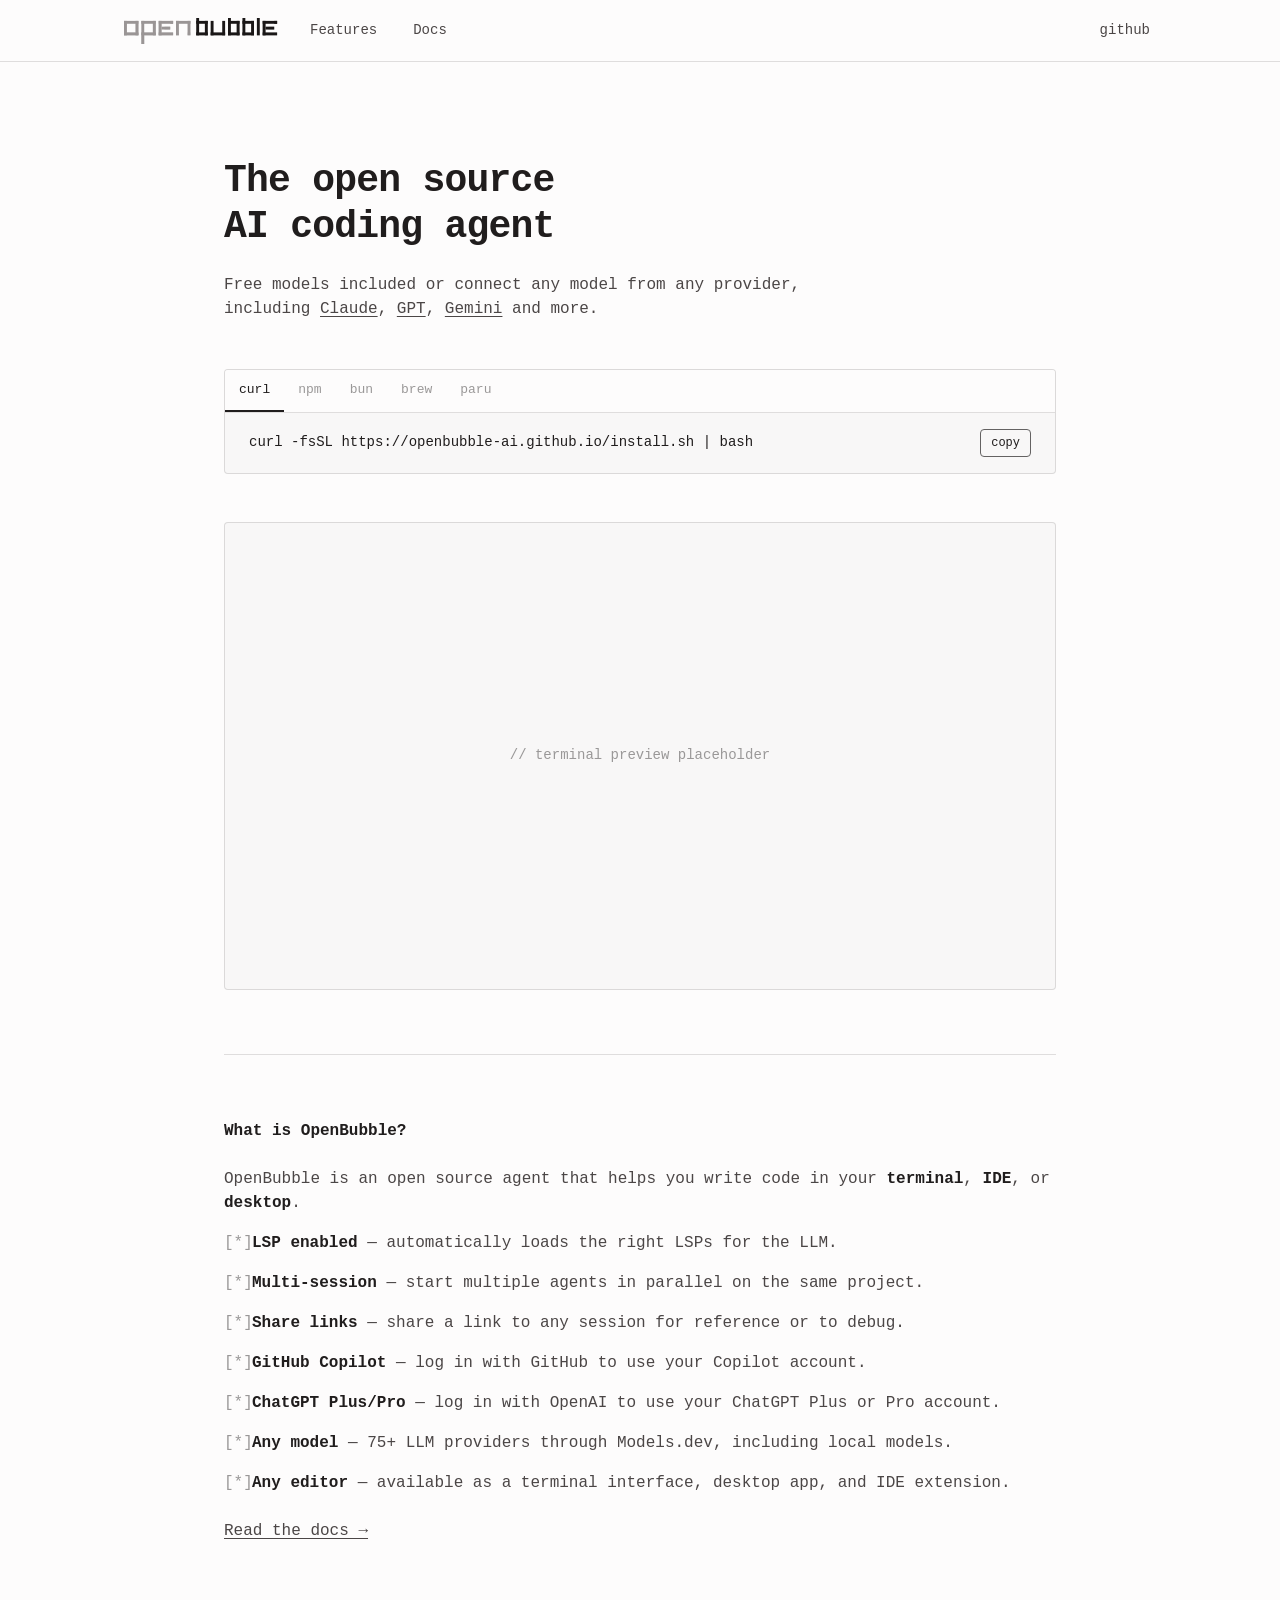
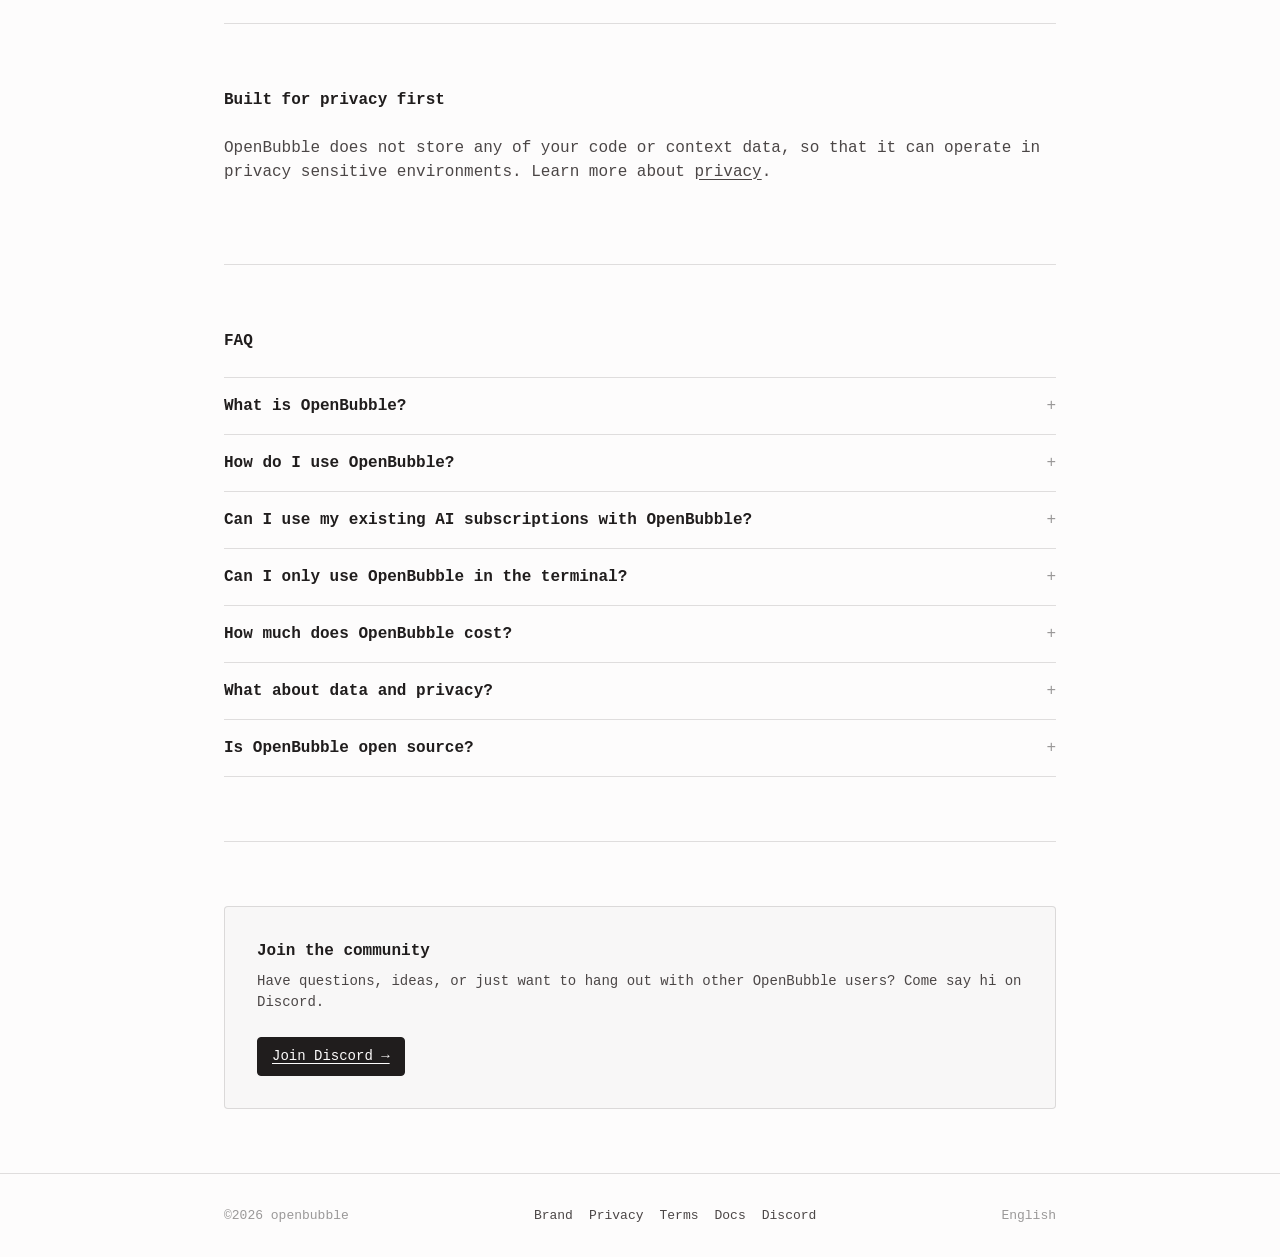
<file: index.html>
<!DOCTYPE html>
<html lang="en">
<head>
<meta charset="UTF-8" />
<meta name="viewport" content="width=device-width, initial-scale=1.0" />
<meta name="color-scheme" content="light dark" />
<title>OpenBubble — The open source AI coding agent</title>
<meta name="description" content="OpenBubble is an open source AI coding agent for the terminal, IDE, and desktop. Free models included or connect any provider." />
<link rel="icon" type="image/svg+xml" href="assets/favicon.svg" />
<link rel="stylesheet" href="css/style.css" />
</head>
<body>

<!-- Nav -->
<header class="nav">
  <div class="nav-inner">
    <div class="nav-left">
      <a href="index.html" class="brand">
        <span class="brand-mark">
          <picture>
            <source srcset="assets/logo-dark.svg" media="(prefers-color-scheme: dark)" />
            <img src="assets/logo-light.svg" alt="OpenBubble" width="156" height="28" />
          </picture>
        </span>
      </a>
      <a class="nav-link" href="#features">Features</a>
      <a class="nav-link" href="pages/docs.html">Docs</a>
    </div>
    <div class="nav-right">
      <a class="nav-link" href="https://github.com/heyitsyajat/openbubble" aria-label="GitHub">github</a>
    </div>
  </div>
</header>

<main class="container">

  <!-- Hero -->
  <section class="hero" id="install">
    <h1>The open source<br/>AI coding agent</h1>
    <p class="lede">
      Free models included or connect any model from any provider, including
      <a href="https://anthropic.com">Claude</a>, <a href="https://openai.com">GPT</a>,
      <a href="https://gemini.google.com">Gemini</a> and more.
    </p>

    <div class="install" data-tabs>
      <div class="tabs" role="tablist">
        <button class="tab is-active" role="tab">curl</button>
        <button class="tab" role="tab">npm</button>
        <button class="tab" role="tab">bun</button>
        <button class="tab" role="tab">brew</button>
        <button class="tab" role="tab">paru</button>
      </div>
      <div class="tab-panel is-active">
        <pre><code>curl -fsSL https://openbubble-ai.github.io/install.sh | bash</code></pre>
        <button class="copy-btn" data-copy="curl -fsSL https://openbubble-ai.github.io/install.sh | bash">copy</button>
      </div>
      <div class="tab-panel">
        <pre><code>npm i -g openbubble@latest</code></pre>
        <button class="copy-btn" data-copy="npm i -g openbubble@latest">copy</button>
      </div>
      <div class="tab-panel">
        <pre><code>bun add -g openbubble@latest</code></pre>
        <button class="copy-btn" data-copy="bun add -g openbubble@latest">copy</button>
      </div>
      <div class="tab-panel">
        <pre><code># Homebrew tap not yet available
# brew tap openbubble/tap && brew install openbubble</code></pre>
        <button class="copy-btn" data-copy="# Homebrew tap not yet available">copy</button>
      </div>
      <div class="tab-panel">
        <pre><code>paru -S openbubble-bin</code></pre>
        <button class="copy-btn" data-copy="paru -S openbubble-bin">copy</button>
      </div>
    </div>

    <div class="hero-media" aria-label="Product preview">
      <span>// terminal preview placeholder</span>
    </div>
  </section>

  <!-- What is OpenBubble -->
  <section class="section" id="features">
    <h2>What is OpenBubble?</h2>
    <p>
      OpenBubble is an open source agent that helps you write code in your
      <strong>terminal</strong>, <strong>IDE</strong>, or <strong>desktop</strong>.
    </p>
    <ul class="features">
      <li class="feature"><span class="feature-mark">[*]</span><span><span class="feature-title">LSP enabled</span> <span class="feature-desc">— automatically loads the right LSPs for the LLM.</span></span></li>
      <li class="feature"><span class="feature-mark">[*]</span><span><span class="feature-title">Multi-session</span> <span class="feature-desc">— start multiple agents in parallel on the same project.</span></span></li>
      <li class="feature"><span class="feature-mark">[*]</span><span><span class="feature-title">Share links</span> <span class="feature-desc">— share a link to any session for reference or to debug.</span></span></li>
      <li class="feature"><span class="feature-mark">[*]</span><span><span class="feature-title">GitHub Copilot</span> <span class="feature-desc">— log in with GitHub to use your Copilot account.</span></span></li>
      <li class="feature"><span class="feature-mark">[*]</span><span><span class="feature-title">ChatGPT Plus/Pro</span> <span class="feature-desc">— log in with OpenAI to use your ChatGPT Plus or Pro account.</span></span></li>
      <li class="feature"><span class="feature-mark">[*]</span><span><span class="feature-title">Any model</span> <span class="feature-desc">— 75+ LLM providers through Models.dev, including local models.</span></span></li>
      <li class="feature"><span class="feature-mark">[*]</span><span><span class="feature-title">Any editor</span> <span class="feature-desc">— available as a terminal interface, desktop app, and IDE extension.</span></span></li>
    </ul>
    <p style="margin-top: var(--space-5)"><a href="pages/docs.html">Read the docs →</a></p>
  </section>

  <!-- Privacy -->
  <section class="section">
    <h2>Built for privacy first</h2>
    <p>
      OpenBubble does not store any of your code or context data, so that it
      can operate in privacy sensitive environments. Learn more about
      <a href="pages/docs.html#privacy">privacy</a>.
    </p>
  </section>

  <!-- FAQ -->
  <section class="section">
    <h2>FAQ</h2>
    <div class="faq">
      <details>
        <summary>What is OpenBubble?</summary>
        <div class="answer">
          OpenBubble is an open-source AI coding environment designed to make
          AI-assisted software development more structured and transparent.
          Instead of relying on a single undifferentiated AI response, OpenBubble
          can organize a task into different roles, such as planning, research,
          development, and review, allowing each stage to contribute to the final
          result.
          <br/><br/>
          In simple terms, <strong>OpenBubble gives one AI model a structured
          development workflow, so you can see how a coding task moves from
          understanding and planning to implementation and review.</strong>
          <br/><br/>
          That wording fits the project's actual direction without making the
          claim that OpenBubble is literally running multiple independent AI
          models. The architectural review also emphasizes that the role system
          is primarily about <strong>structural transparency and workflow
          organization</strong>.
        </div>
      </details>
      <details>
        <summary>How do I use OpenBubble?</summary>
        <div class="answer">Install via the command at the top of this page, then run <code>openbubble</code> in any project directory. The <a href="pages/docs.html">docs</a> cover the rest.</div>
      </details>
      <details>
        <summary>Can I use my existing AI subscriptions with OpenBubble?</summary>
        <div class="answer">Yes. OpenBubble supports GitHub Copilot, ChatGPT Plus/Pro, and 75+ providers through Models.dev.</div>
      </details>
      <details>
        <summary>Can I only use OpenBubble in the terminal?</summary>
        <div class="answer">
          Yes — you can use OpenBubble straight from your terminal today. Just
          install it with the command at the top of the page and run
          <code>openbubble</code> in any project directory.
          <br/><br/>
          A dedicated <strong>desktop app</strong> is also in active development
          and will be released soon. It will bundle the same terminal-native
          experience with a more visual, point-and-click workflow — tabs, file
          previews, and a side-by-side session view — so you can pick whichever
          surface fits the task.
        </div>
      </details>
      <details>
        <summary>How much does OpenBubble cost?</summary>
        <div class="answer">
          OpenBubble itself is free to use. You connect it to your
          <strong>own AI provider and API key</strong>, so you only pay the
          provider you choose for the AI usage.
          <br/><br/>
          Your total cost therefore depends on the provider, model, and amount
          of usage. You can use a provider that offers free usage, a paid API,
          or your own local model, depending on what you prefer.
        </div>
      </details>
      <details>
        <summary>What about data and privacy?</summary>
        <div class="answer">OpenBubble does not store your code or context. Your data stays between you and your chosen model provider.</div>
      </details>
      <details>
        <summary>Is OpenBubble open source?</summary>
        <div class="answer">Yes. OpenBubble is MIT licensed and developed in the open on GitHub.</div>
      </details>
    </div>
  </section>

  <!-- Community CTA -->
  <section class="section">
    <div class="cta">
      <div>
        <h3>Join the community</h3>
        <p>Have questions, ideas, or just want to hang out with other OpenBubble users? Come say hi on Discord.</p>
      </div>
      <a class="btn" href="https://discord.gg/MBbDSNsWZ" target="_blank" rel="noopener">Join Discord →</a>
    </div>
  </section>

</main>

<!-- Footer -->
<footer class="footer">
  <div class="container footer-inner">
    <span>©2026 openbubble</span>
    <div style="display:flex;gap:var(--space-4);flex-wrap:wrap">
      <a href="#">Brand</a>
      <a href="#">Privacy</a>
      <a href="#">Terms</a>
      <a href="pages/docs.html">Docs</a>
      <a href="https://discord.gg/MBbDSNsWZ" target="_blank" rel="noopener">Discord</a>
    </div>
    <span>English</span>
  </div>
</footer>

<script src="js/app.js"></script>
</body>
</html>
</file>
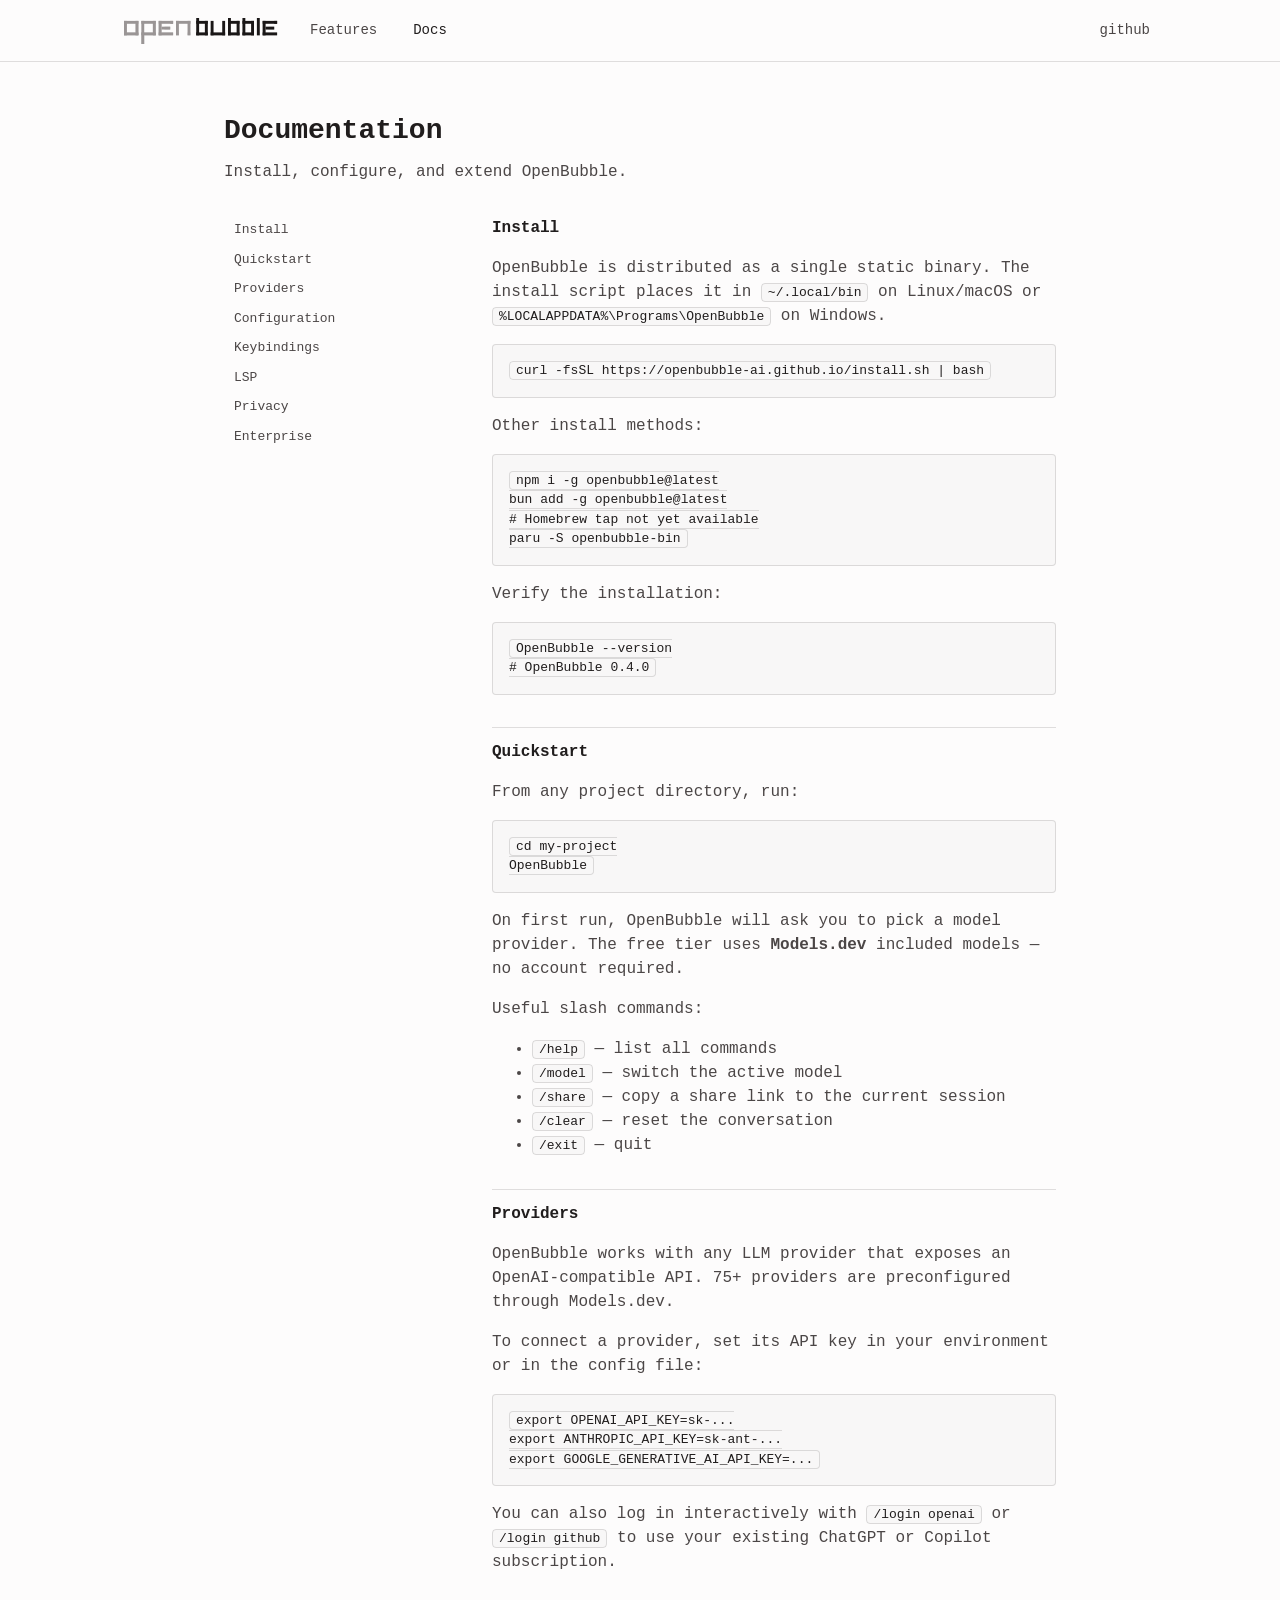
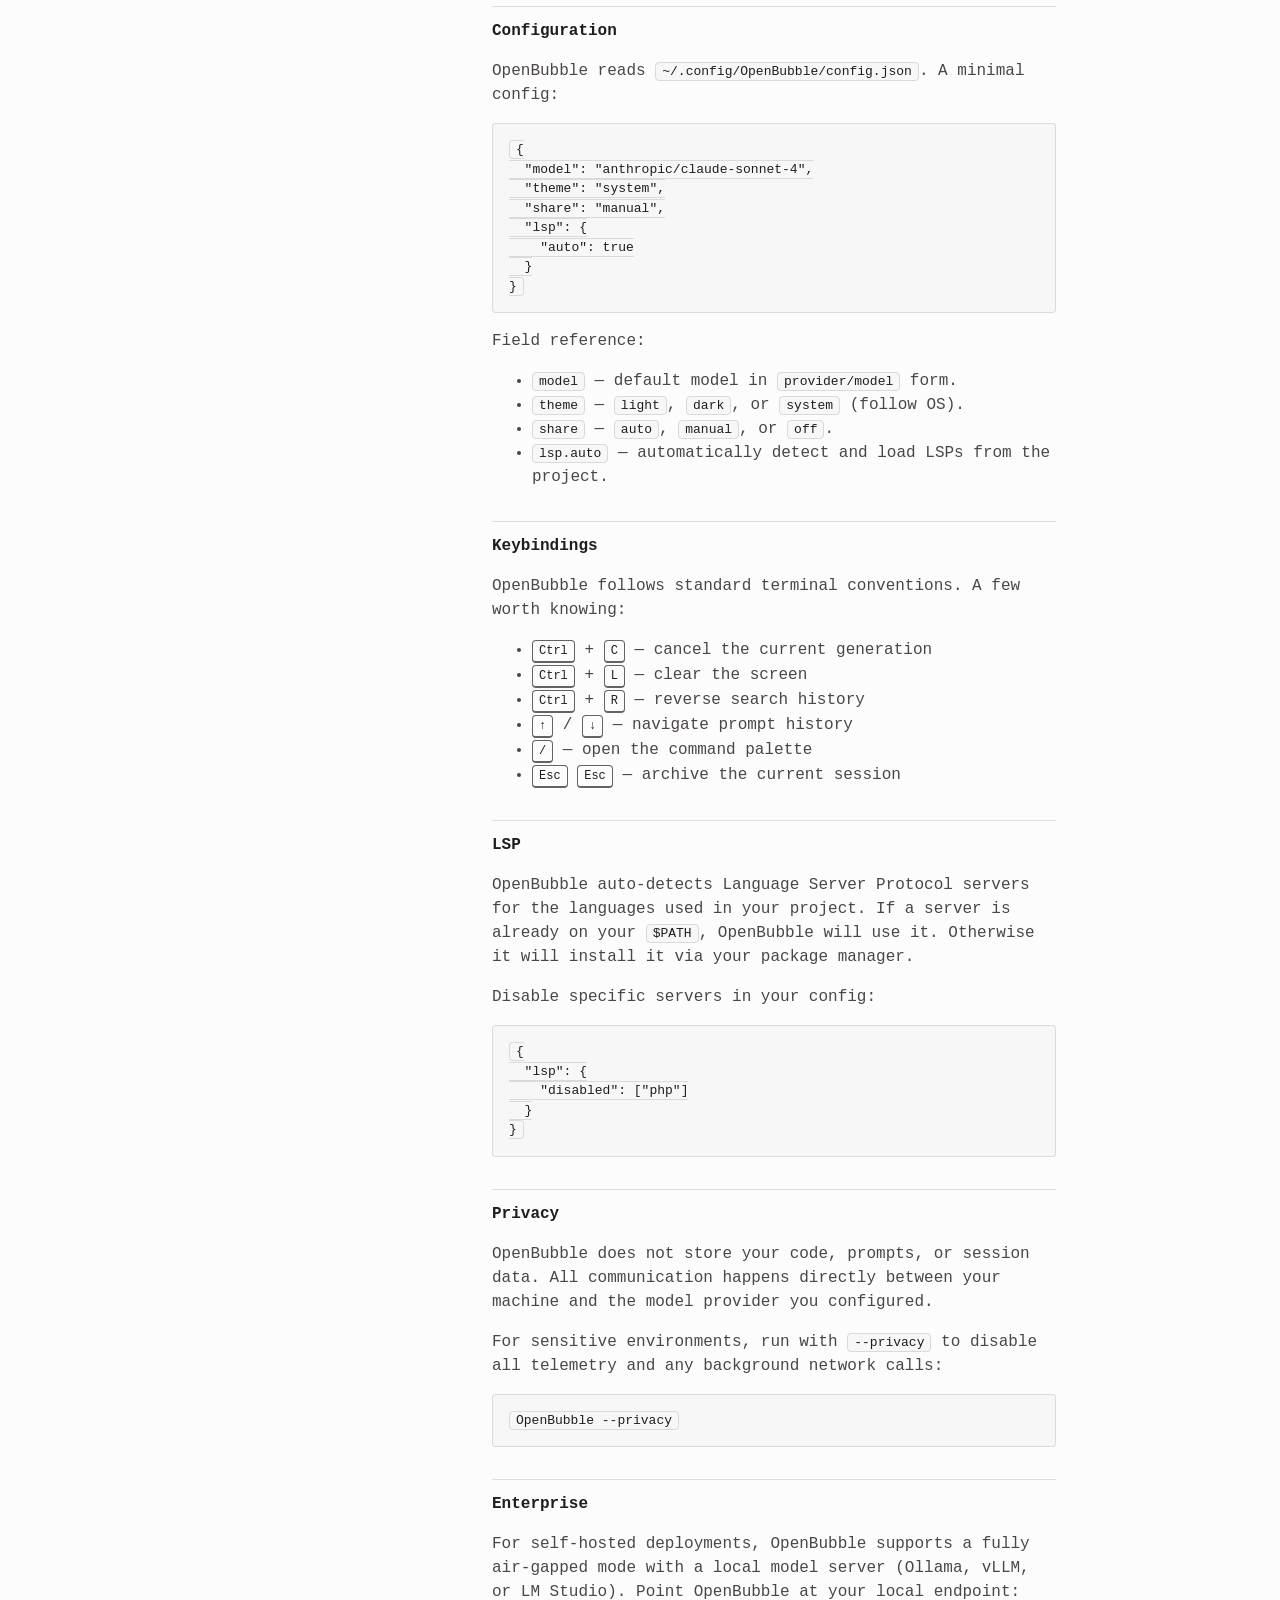
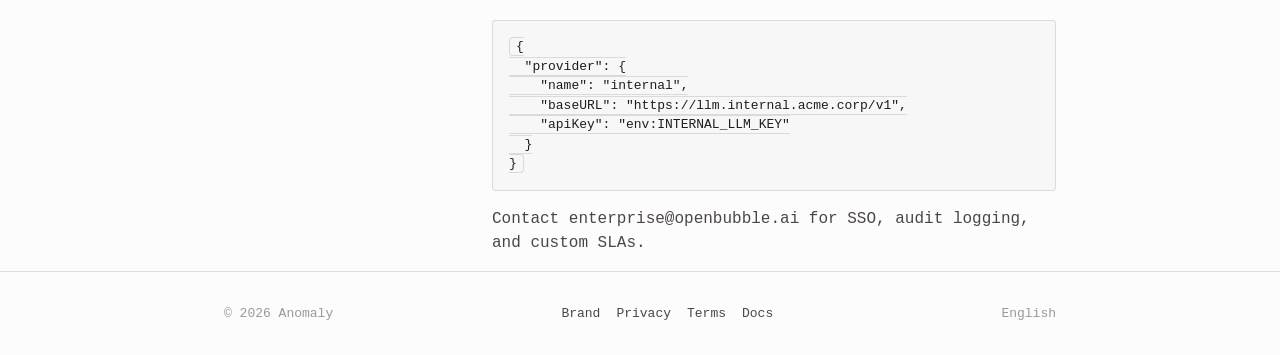
<file: pages/docs.html>
<!DOCTYPE html>
<html lang="en">
<head>
<meta charset="UTF-8" />
<meta name="viewport" content="width=device-width, initial-scale=1.0" />
<meta name="color-scheme" content="light dark" />
<title>Documentation — OpenBubble</title>
<meta name="description" content="OpenBubble documentation — install, configure, and extend the open source AI coding agent." />
<link rel="icon" type="image/svg+xml" href="../assets/favicon.svg" />
<link rel="stylesheet" href="../css/style.css" />
</head>
<body>

<header class="nav">
  <div class="nav-inner">
    <div class="nav-left">
      <a href="../index.html" class="brand">
        <span class="brand-mark">
          <picture>
            <source srcset="../assets/logo-dark.svg" media="(prefers-color-scheme: dark)" />
            <img src="../assets/logo-light.svg" alt="OpenBubble" width="156" height="28" />
          </picture>
        </span>
      </a>
      <a class="nav-link" href="../index.html#features">Features</a>
      <a class="nav-link is-active" href="docs.html">Docs</a>
    </div>
    <div class="nav-right">
      <a class="nav-link" href="https://github.com">github</a>
    </div>
  </div>
</header>

<main class="container">
  <section style="padding-top: var(--space-7); padding-bottom: var(--space-6);">
    <h1 style="font-size:28px;font-weight:700;margin:0 0 var(--space-2);">Documentation</h1>
    <p style="color:var(--ink-2);margin:0;">Install, configure, and extend OpenBubble.</p>
  </section>

  <section class="docs">
    <nav class="docs-toc" aria-label="On this page">
      <a href="#install">Install</a>
      <a href="#quickstart">Quickstart</a>
      <a href="#providers">Providers</a>
      <a href="#config">Configuration</a>
      <a href="#keybindings">Keybindings</a>
      <a href="#lsp">LSP</a>
      <a href="#privacy">Privacy</a>
      <a href="#enterprise">Enterprise</a>
    </nav>

    <article class="docs-content">

      <h2 id="install">Install</h2>
      <p>OpenBubble is distributed as a single static binary. The install script places it in <code>~/.local/bin</code> on Linux/macOS or <code>%LOCALAPPDATA%\Programs\OpenBubble</code> on Windows.</p>
      <pre><code>curl -fsSL https://openbubble-ai.github.io/install.sh | bash</code></pre>
      <p>Other install methods:</p>
      <pre><code>npm i -g openbubble@latest
bun add -g openbubble@latest
# Homebrew tap not yet available
paru -S openbubble-bin</code></pre>
      <p>Verify the installation:</p>
      <pre><code>OpenBubble --version
# OpenBubble 0.4.0</code></pre>

      <h2 id="quickstart">Quickstart</h2>
      <p>From any project directory, run:</p>
      <pre><code>cd my-project
OpenBubble</code></pre>
      <p>On first run, OpenBubble will ask you to pick a model provider. The free tier uses <strong>Models.dev</strong> included models — no account required.</p>
      <p>Useful slash commands:</p>
      <ul>
        <li><code>/help</code> — list all commands</li>
        <li><code>/model</code> — switch the active model</li>
        <li><code>/share</code> — copy a share link to the current session</li>
        <li><code>/clear</code> — reset the conversation</li>
        <li><code>/exit</code> — quit</li>
      </ul>

      <h2 id="providers">Providers</h2>
      <p>OpenBubble works with any LLM provider that exposes an OpenAI-compatible API. 75+ providers are preconfigured through <a href="https://models.dev">Models.dev</a>.</p>
      <p>To connect a provider, set its API key in your environment or in the config file:</p>
      <pre><code>export OPENAI_API_KEY=sk-...
export ANTHROPIC_API_KEY=sk-ant-...
export GOOGLE_GENERATIVE_AI_API_KEY=...</code></pre>
      <p>You can also log in interactively with <code>/login openai</code> or <code>/login github</code> to use your existing ChatGPT or Copilot subscription.</p>

      <h2 id="config">Configuration</h2>
      <p>OpenBubble reads <code>~/.config/OpenBubble/config.json</code>. A minimal config:</p>
      <pre><code>{
  "model": "anthropic/claude-sonnet-4",
  "theme": "system",
  "share": "manual",
  "lsp": {
    "auto": true
  }
}</code></pre>
      <p>Field reference:</p>
      <ul>
        <li><code>model</code> — default model in <code>provider/model</code> form.</li>
        <li><code>theme</code> — <code>light</code>, <code>dark</code>, or <code>system</code> (follow OS).</li>
        <li><code>share</code> — <code>auto</code>, <code>manual</code>, or <code>off</code>.</li>
        <li><code>lsp.auto</code> — automatically detect and load LSPs from the project.</li>
      </ul>

      <h2 id="keybindings">Keybindings</h2>
      <p>OpenBubble follows standard terminal conventions. A few worth knowing:</p>
      <ul>
        <li><span class="kbd">Ctrl</span> + <span class="kbd">C</span> — cancel the current generation</li>
        <li><span class="kbd">Ctrl</span> + <span class="kbd">L</span> — clear the screen</li>
        <li><span class="kbd">Ctrl</span> + <span class="kbd">R</span> — reverse search history</li>
        <li><span class="kbd">↑</span> / <span class="kbd">↓</span> — navigate prompt history</li>
        <li><span class="kbd">/</span> — open the command palette</li>
        <li><span class="kbd">Esc</span> <span class="kbd">Esc</span> — archive the current session</li>
      </ul>

      <h2 id="lsp">LSP</h2>
      <p>OpenBubble auto-detects Language Server Protocol servers for the languages used in your project. If a server is already on your <code>$PATH</code>, OpenBubble will use it. Otherwise it will install it via your package manager.</p>
      <p>Disable specific servers in your config:</p>
      <pre><code>{
  "lsp": {
    "disabled": ["php"]
  }
}</code></pre>

      <h2 id="privacy">Privacy</h2>
      <p>OpenBubble does not store your code, prompts, or session data. All communication happens directly between your machine and the model provider you configured.</p>
      <p>For sensitive environments, run with <code>--privacy</code> to disable all telemetry and any background network calls:</p>
      <pre><code>OpenBubble --privacy</code></pre>

      <h2 id="enterprise">Enterprise</h2>
      <p>For self-hosted deployments, OpenBubble supports a fully air-gapped mode with a local model server (Ollama, vLLM, or LM Studio). Point OpenBubble at your local endpoint:</p>
      <pre><code>{
  "provider": {
    "name": "internal",
    "baseURL": "https://llm.internal.acme.corp/v1",
    "apiKey": "env:INTERNAL_LLM_KEY"
  }
}</code></pre>
      <p>Contact <a href="mailto:enterprise@openbubble.ai">enterprise@openbubble.ai</a> for SSO, audit logging, and custom SLAs.</p>

    </article>
  </section>
</main>

<footer class="footer">
  <div class="container footer-inner">
    <span>© 2026 Anomaly</span>
    <div style="display:flex;gap:var(--space-4);flex-wrap:wrap">
      <a href="#">Brand</a>
      <a href="#">Privacy</a>
      <a href="#">Terms</a>
      <a href="docs.html">Docs</a>
    </div>
    <span>English</span>
  </div>
</footer>

<script src="../js/app.js"></script>
</body>
</html>
</file>
<file: css/style.css>
/* =========================================================
   OpenBubble Clone — Minimalist Design System
   Monospace-first, strict palette, flat surfaces
   ========================================================= */

/* ---------- Tokens ---------- */
:root {
  --bg: #fdfcfc;
  --bg-soft: #f8f7f7;
  --ink: #201d1d;
  --ink-2: #4b4646;
  --muted: #9a9898;
  --line: rgba(15, 0, 0, 0.12);
  --line-2: #646262;
  --accent: #007aff;
  --danger: #ff3b30;
  --success: #30d158;
  --warning: #ff9f0a;

  --radius-sm: 4px;
  --radius-md: 6px;

  --space-1: 4px;
  --space-2: 8px;
  --space-3: 12px;
  --space-4: 16px;
  --space-5: 24px;
  --space-6: 32px;
  --space-7: 48px;
  --space-8: 64px;
  --space-9: 96px;

  --maxw: 880px;
  --font-mono: "Berkeley Mono", "JetBrains Mono", "Fira Code", "SF Mono",
    Menlo, Consolas, "Liberation Mono", monospace;

  --t-fast: 120ms ease;
}

[data-theme="dark"] {
  --bg: #201d1d;
  --bg-soft: #2a2626;
  --ink: #fdfcfc;
  --ink-2: #cfcbcb;
  --muted: #9a9898;
  --line: rgba(253, 252, 252, 0.12);
  --line-2: #b7b1b1;
}

/* ---------- Reset ---------- */
* { box-sizing: border-box; }
html, body { margin: 0; padding: 0; }
body {
  background: var(--bg);
  color: var(--ink);
  font-family: var(--font-mono);
  font-size: 16px;
  font-weight: 400;
  line-height: 1.5;
  -webkit-font-smoothing: antialiased;
  text-rendering: optimizeLegibility;
  transition: background var(--t-fast), color var(--t-fast);
}
a { color: inherit; text-decoration: none; }
button { font: inherit; cursor: pointer; }
img, svg, video { max-width: 100%; display: block; }

/* ---------- Layout ---------- */
.container {
  max-width: var(--maxw);
  margin: 0 auto;
  padding: 0 var(--space-5);
}

/* ---------- Nav ---------- */
.nav {
  position: sticky;
  top: 0;
  z-index: 10;
  background: var(--bg);
  border-bottom: 1px solid var(--line);
}
.nav-inner {
  max-width: 1080px;
  margin: 0 auto;
  padding: var(--space-4) var(--space-5);
  display: flex;
  align-items: center;
  justify-content: space-between;
  gap: var(--space-5);
}
.nav-left, .nav-right {
  display: flex;
  align-items: center;
  gap: var(--space-5);
}
.brand {
  display: flex;
  align-items: center;
  gap: var(--space-2);
  font-weight: 700;
  font-size: 16px;
  letter-spacing: -0.01em;
}
.brand-mark { display: inline-flex; }
.nav-link {
  font-weight: 500;
  font-size: 14px;
  color: var(--ink-2);
  padding: 4px 6px;
  border-radius: var(--radius-sm);
  transition: color var(--t-fast);
}
.nav-link:hover { color: var(--ink); }
.nav-link.is-active { color: var(--ink); }

/* ---------- Buttons ---------- */
.btn {
  display: inline-flex;
  align-items: center;
  gap: var(--space-2);
  padding: 8px 14px;
  border-radius: var(--radius-sm);
  border: 1px solid var(--ink);
  background: var(--ink);
  color: var(--bg);
  font-weight: 500;
  font-size: 14px;
  transition: opacity var(--t-fast), background var(--t-fast), color var(--t-fast);
}
.btn:hover { opacity: 0.88; }
.btn-ghost {
  background: transparent;
  color: var(--ink);
}
.btn-ghost:hover { background: var(--bg-soft); opacity: 1; }

/* ---------- Hero ---------- */
.hero {
  padding: var(--space-9) 0 var(--space-8);
  text-align: left;
}
.hero h1 {
  font-size: 38px;
  font-weight: 700;
  line-height: 1.2;
  margin: 0 0 var(--space-5);
  letter-spacing: -0.02em;
}
.hero .lede {
  color: var(--ink-2);
  font-size: 16px;
  font-weight: 400;
  max-width: 640px;
  margin: 0 0 var(--space-7);
}
.hero .lede a { text-decoration: underline; text-underline-offset: 3px; }

/* Install command block */
.install {
  border: 1px solid var(--line);
  border-radius: var(--radius-sm);
  overflow: hidden;
  background: var(--bg-soft);
}
.tabs {
  display: flex;
  border-bottom: 1px solid var(--line);
  background: var(--bg);
}
.tab {
  padding: 10px 14px;
  font-size: 13px;
  font-weight: 500;
  color: var(--muted);
  border: none;
  background: transparent;
  border-bottom: 2px solid transparent;
  transition: color var(--t-fast), border-color var(--t-fast);
}
.tab.is-active {
  color: var(--ink);
  border-bottom-color: var(--ink);
}
.tab-panel { display: none; padding: var(--space-4) var(--space-5); }
.tab-panel.is-active { display: flex; align-items: center; justify-content: space-between; gap: var(--space-4); }
.tab-panel pre {
  margin: 0;
  font-family: var(--font-mono);
  font-size: 14px;
  color: var(--ink);
  white-space: pre-wrap;
  word-break: break-all;
}
.copy-btn {
  font-size: 12px;
  padding: 4px 10px;
  border: 1px solid var(--line-2);
  border-radius: var(--radius-sm);
  background: transparent;
  color: var(--ink);
}
.copy-btn:hover { background: var(--bg); }

/* Video / hero visual */
.hero-media {
  margin-top: var(--space-7);
  border: 1px solid var(--line);
  border-radius: var(--radius-sm);
  background: var(--bg-soft);
  aspect-ratio: 16 / 9;
  display: flex;
  align-items: center;
  justify-content: center;
  color: var(--muted);
  font-size: 14px;
}

/* ---------- Sections ---------- */
.section { padding: var(--space-8) 0; border-top: 1px solid var(--line); }
.section:first-of-type { border-top: 0; }
.section h2 {
  font-size: 16px;
  font-weight: 700;
  margin: 0 0 var(--space-5);
  text-transform: none;
}
.section p { margin: 0 0 var(--space-4); color: var(--ink-2); }
.section p strong { color: var(--ink); font-weight: 600; }
.section a { text-decoration: underline; text-underline-offset: 3px; }

/* Feature list */
.features { list-style: none; padding: 0; margin: 0; display: grid; gap: var(--space-4); }
.feature {
  display: grid;
  grid-template-columns: 16px 1fr;
  gap: var(--space-3);
  align-items: baseline;
}
.feature-mark { color: var(--muted); }
.feature-title { color: var(--ink); font-weight: 700; }
.feature-desc { color: var(--ink-2); }

/* Stats */
.stats {
  display: grid;
  grid-template-columns: repeat(3, 1fr);
  gap: var(--space-5);
  border-top: 1px solid var(--line);
  border-bottom: 1px solid var(--line);
  padding: var(--space-6) 0;
  margin: var(--space-5) 0;
}
.stat { display: flex; flex-direction: column; gap: 4px; }
.stat-label { font-size: 12px; color: var(--muted); }
.stat-value { font-size: 24px; font-weight: 700; color: var(--ink); letter-spacing: -0.01em; }

/* FAQ */
.faq { display: grid; gap: 0; }
.faq details {
  border-top: 1px solid var(--line);
  padding: var(--space-4) 0;
}
.faq details:last-child { border-bottom: 1px solid var(--line); }
.faq summary {
  list-style: none;
  cursor: pointer;
  font-weight: 700;
  color: var(--ink);
  display: flex;
  align-items: center;
  justify-content: space-between;
  gap: var(--space-4);
}
.faq summary::-webkit-details-marker { display: none; }
.faq summary::after {
  content: "+";
  color: var(--muted);
  font-weight: 400;
  transition: transform var(--t-fast);
}
.faq details[open] summary::after { content: "−"; }
.faq .answer {
  margin-top: var(--space-3);
  color: var(--ink-2);
  font-size: 15px;
}

/* CTA card */
.cta {
  border: 1px solid var(--line);
  border-radius: var(--radius-sm);
  padding: var(--space-6);
  background: var(--bg-soft);
  display: flex;
  align-items: center;
  justify-content: space-between;
  gap: var(--space-5);
  flex-wrap: wrap;
}
.cta h3 { margin: 0 0 var(--space-2); font-size: 16px; font-weight: 700; }
.cta p { margin: 0; color: var(--ink-2); font-size: 14px; }

/* Waitlist form */
.waitlist {
  border: 1px solid var(--line);
  border-radius: var(--radius-sm);
  padding: var(--space-6);
  background: var(--bg-soft);
}
.waitlist h3 { margin: 0 0 var(--space-2); font-size: 16px; font-weight: 700; }
.waitlist p { margin: 0 0 var(--space-4); color: var(--ink-2); font-size: 14px; }
.field {
  display: flex;
  gap: var(--space-2);
  flex-wrap: wrap;
}
.input {
  flex: 1 1 220px;
  min-width: 0;
  padding: 10px 12px;
  background: var(--bg);
  border: 1px solid var(--line-2);
  border-radius: var(--radius-md);
  color: var(--ink);
  font: inherit;
}
.input:focus { outline: 2px solid var(--accent); outline-offset: 1px; }

/* ---------- Footer ---------- */
.footer {
  border-top: 1px solid var(--line);
  padding: var(--space-6) 0;
  color: var(--muted);
  font-size: 13px;
}
.footer-inner {
  display: flex;
  flex-wrap: wrap;
  gap: var(--space-4);
  align-items: center;
  justify-content: space-between;
}
.footer a { color: var(--ink-2); }
.footer a:hover { color: var(--ink); }

/* ---------- Download cards (Home = download) ---------- */
.dl-grid {
  display: grid;
  grid-template-columns: repeat(3, 1fr);
  gap: var(--space-4);
}
.dl-card {
  border: 1px solid var(--line);
  border-radius: var(--radius-sm);
  padding: var(--space-5);
  background: var(--bg);
  display: flex;
  flex-direction: column;
  gap: var(--space-3);
}
.dl-card h3 { margin: 0; font-size: 16px; font-weight: 700; }
.dl-card p { margin: 0; color: var(--ink-2); font-size: 14px; }
.dl-meta { color: var(--muted); font-size: 12px; }
.dl-card .btn { align-self: flex-start; margin-top: auto; }

/* ---------- Docs ---------- */
.docs {
  display: grid;
  grid-template-columns: 220px 1fr;
  gap: var(--space-7);
  align-items: start;
}
.docs-toc {
  position: sticky;
  top: 80px;
  display: flex;
  flex-direction: column;
  gap: 2px;
  font-size: 13px;
}
.docs-toc a {
  color: var(--ink-2);
  padding: 4px 8px;
  border-left: 2px solid transparent;
}
.docs-toc a:hover, .docs-toc a.is-active {
  color: var(--ink);
  border-left-color: var(--ink);
}
.docs-content h1 {
  font-size: 28px;
  font-weight: 700;
  margin: 0 0 var(--space-5);
}
.docs-content h2 {
  font-size: 16px;
  font-weight: 700;
  margin: var(--space-6) 0 var(--space-3);
  padding-top: var(--space-3);
  border-top: 1px solid var(--line);
}
.docs-content h2:first-of-type { border-top: 0; padding-top: 0; margin-top: 0; }
.docs-content p, .docs-content li { color: var(--ink-2); }
.docs-content code {
  background: var(--bg-soft);
  border: 1px solid var(--line);
  padding: 1px 6px;
  border-radius: var(--radius-sm);
  font-size: 13px;
  color: var(--ink);
}
.docs-content pre {
  background: var(--bg-soft);
  border: 1px solid var(--line);
  border-radius: var(--radius-sm);
  padding: var(--space-4);
  overflow-x: auto;
  font-size: 13px;
  color: var(--ink);
}
.kbd {
  display: inline-block;
  padding: 1px 6px;
  border: 1px solid var(--line-2);
  border-bottom-width: 2px;
  border-radius: var(--radius-sm);
  font-size: 12px;
  color: var(--ink);
  background: var(--bg);
}

/* ---------- Responsive ---------- */
@media (max-width: 720px) {
  .hero { padding: var(--space-7) 0; }
  .hero h1 { font-size: 28px; }
  .stats { grid-template-columns: 1fr; gap: var(--space-4); }
  .dl-grid { grid-template-columns: 1fr; }
  .docs { grid-template-columns: 1fr; }
  .docs-toc { position: static; flex-direction: row; flex-wrap: wrap; }
  .docs-toc a { border-left: 0; border-bottom: 2px solid transparent; }
  .docs-toc a.is-active { border-left: 0; border-bottom-color: var(--ink); }
  .nav-inner { gap: var(--space-3); }
  .nav-link { font-size: 13px; }
  .nav-left .nav-link:not(.brand):not(:first-of-type) { display: none; }
}
</file>
